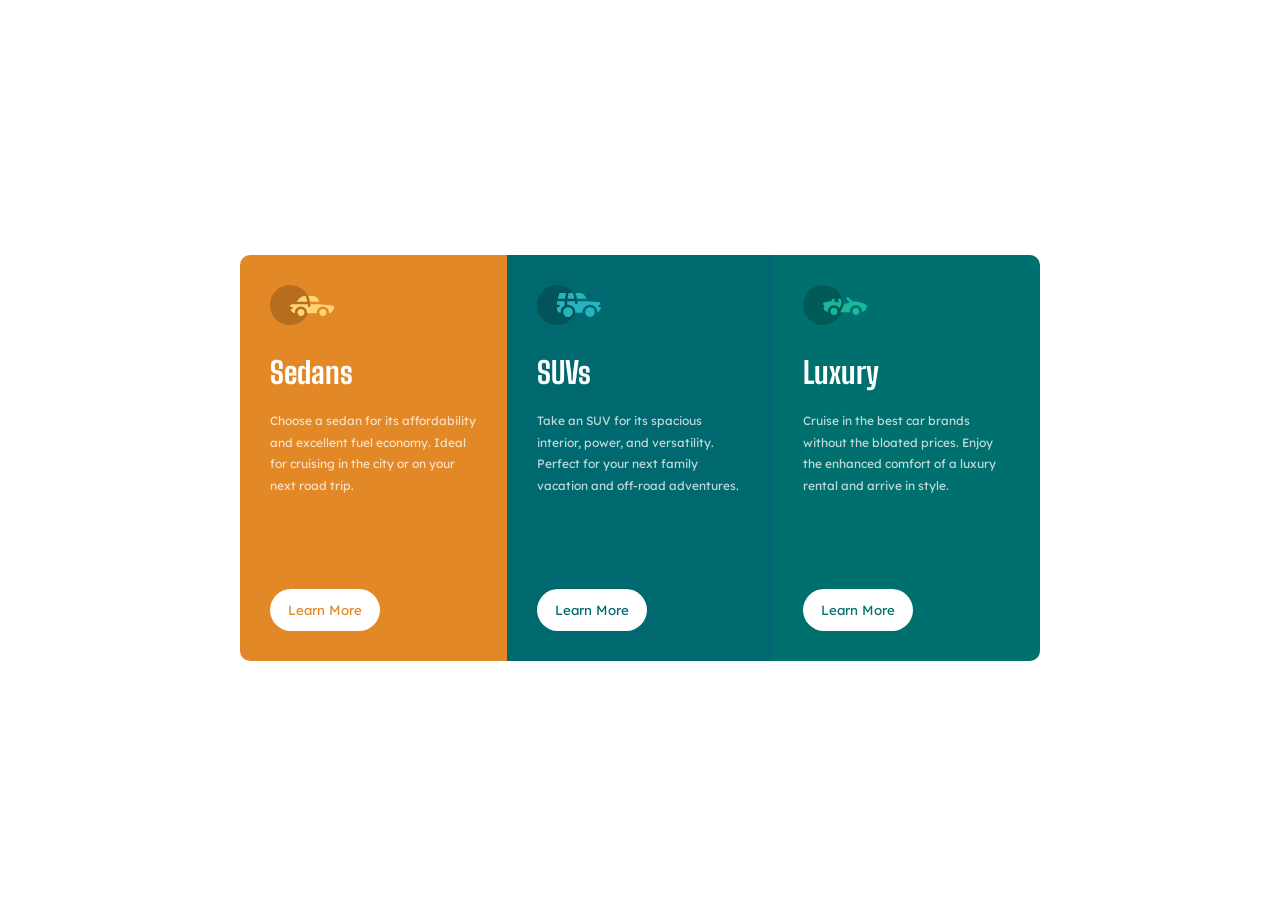
<file: index.html>
<!DOCTYPE html>
<html lang="en">
<head>
  <meta charset="UTF-8">
  <meta name="viewport" content="width=device-width, initial-scale=1.0"> <!-- displays site properly based on user's device -->
<link rel="stylesheet" href="style.css">
  <link rel="icon" type="image/png" sizes="32x32" href="./images/favicon-32x32.png">
  <link rel="preconnect" href="https://fonts.googleapis.com">
<link rel="preconnect" href="https://fonts.gstatic.com" crossorigin>
<link href="https://fonts.googleapis.com/css2?family=Lexend+Deca:wght@100..900&display=swap" rel="stylesheet">
<link rel="preconnect" href="https://fonts.googleapis.com">
<link rel="preconnect" href="https://fonts.gstatic.com" crossorigin>
<link href="https://fonts.googleapis.com/css2?family=Big+Shoulders:opsz,wght@10..72,100..900&display=swap" rel="stylesheet">
  <title>Frontend Mentor | 3-column preview card component</title>

  
</head>
<body>
  
  <!--3-column preview card component-->
  <main>

    <!-- Sedans  -->

<section class="sedans">
  <img src="./images/icon-sedans.svg" alt="sedans icon">
  <h1>Sedans</h1>
  <p>Choose a sedan for its affordability and excellent fuel economy. Ideal for cruising in the city 
    or on your next road trip.</p>
    <button type="button">Learn More</button>
</section>

<!-- SUVs -->
<section class="suvs">
  <img src="./images/icon-suvs.svg" alt="SUVs icon">
  <h1>SUVs</h1>
  <p>Take an SUV for its spacious interior, power, and versatility. Perfect for your next family vacation 
    and off-road adventures.</p>
    <button type="buttom">Learn More</button>
</section>

<!-- Luxury -->
<section class="luxury">
  <img src="./images/icon-luxury.svg" alt="Luxury icon">
  <h1>Luxury</h1>
  <p>Cruise in the best car brands without the bloated prices. Enjoy the enhanced comfort of a luxury 
    rental and arrive in style.</p>
    <button type="button">Learn More</button>
</section>

  </main>

</body>
</html>
</file>
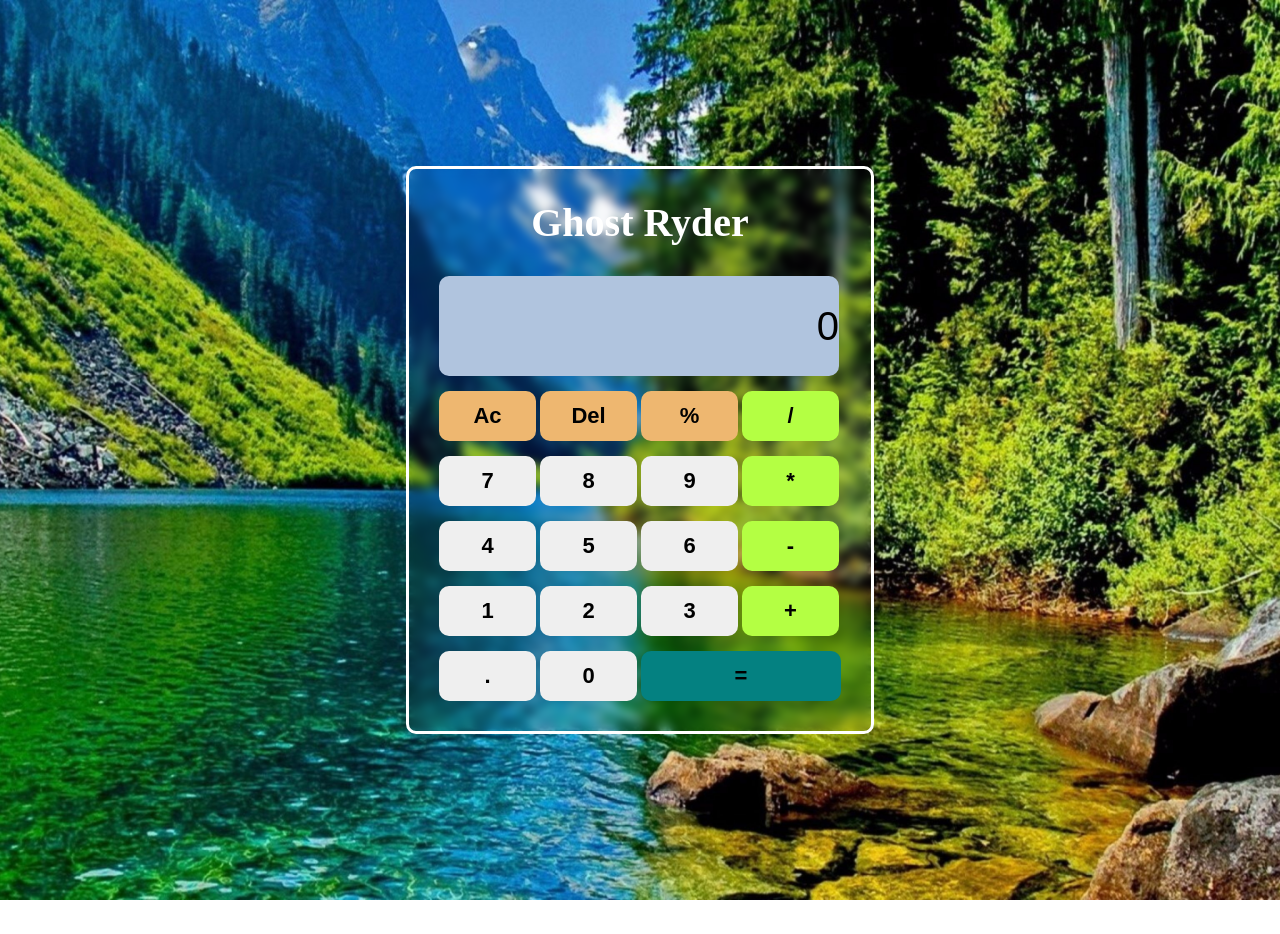
<file: ghost clc/index.html>
<!DOCTYPE html>
<html lang="en">
<head>
    <meta charset="UTF-8">
    <meta name="viewport" content="width=device-width, initial-scale=1.0">
    <title>GR clc</title>
    <link rel="stylesheet" href="style.css">
</head>
<body>
    <div class="con">
        <form action="">
            <h1>ghost ryder</h1>
            <input type="text" placeholder="0" class="screen" readonly>
        
        <div>
        <button id="dd" class="clearbtn" type="button" data-num="ac">ac</button>
        <button id="dd" class="deletelast" type="button" data-num="del">del</button>
        <button id="dd" class="btn" type="button" data-num="%">%</button>
        <button id="up" class="btn" type="button" data-num="/">/</button><br>
        <button class="btn" type="button" data-num="7">7</button>
        <button class="btn" type="button" data-num="8">8</button>
        <button class="btn" type="button" data-num="9">9</button>
        <button id="up" class="btn" type="button" data-num="*">*</button><br>
        <button class="btn" type="button" data-num="4">4</button>
        <button class="btn" type="button" data-num="5">5</button>
        <button class="btn" type="button" data-num="6">6</button>
        <button id="up" class="btn" type="button" data-num="-">-</button><br>
        <button class="btn" type="button" data-num="1">1</button>
        <button class="btn" type="button" data-num="2">2</button>
        <button class="btn" type="button" data-num="3">3</button>
        <button id="up"  class="btn" type="button" data-num="+">+</button> <br>
        <button class="btn" type="button" data-num=".">.</button>
        <button class="btn" type="button" data-num="0">0</button>
        <button  class="equalbtn" type="button" data-num="=">=</button>
        </div>
        </form>
      </div>  
<footer>made by badewa razaq</footer>
    <script src="main.js"></script> 
</body>
</html>
</file>
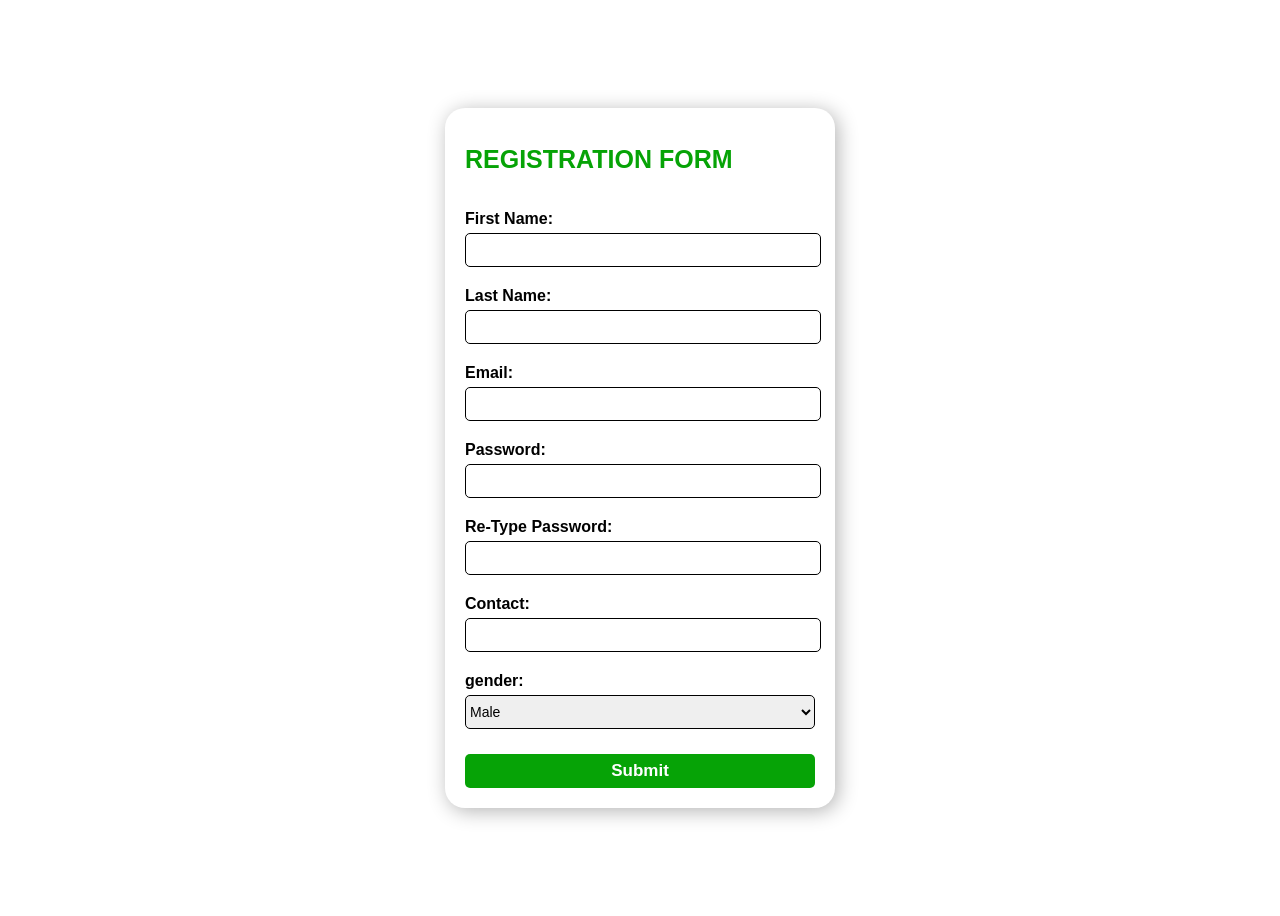
<file: New folder/index.html>
<!DOCTYPE html>
<html lang="en">
<head>
    <meta charset="UTF-8">
    <meta name="viewport" content="width=device-width, initial-scale=1.0">
    <title>Register form</title>
    <link rel="stylesheet" href="style.css">
</head>
<body>

    <!--the container-->
   <div  class="container">

<!--the form-->

    <form action="#" method="get">
<!--h1-->
<h1>registration form</h1>

<!--input group-->
<div class="input-group">

    <!--input child-->
<div class="input-child">
    <label for="fname">first name:</label><br>
    <input type="text" name="fame" id="fname" required>
</div>
<div class="input-child">
    <label for="lname">last name:</label><br>
    <input type="text" name="lame" id="lname" required>
</div>
<div class="input-child">
    <label for="email">email:</label> <br>
    <input type="email" name="email" id="email" required>
</div>
<div class="input-child">
    <label for="password">password:</label> <br>
    <input type="password" name="password" id="password" required>
</div>
<div class="input-child">
    <label for="rtp">re-type password:</label>  <br>
    <input type="password" name="rtp" id="rtp" required>
</div>
<div class="input-child">
    <label for="contact">contact:</label><br>
    <input type="tel" name="contact" id="contact" required>
</div>

</div>
<!--gender-->
<div class="gender">
<span>gender:</span> <br>
<select name="gender" id="gender" required>
    <option value="gender">male</option>
    <option value="gender">female</option>
    <option value="gender">transgender</option>
    <option value="gender">custom</option>
    <option value="gender">rather not say</option>

</select>
</div>
<!--button-->
<button type="submit">submit</button>
    </form>
   </div> 
</body>
</html>
</file>
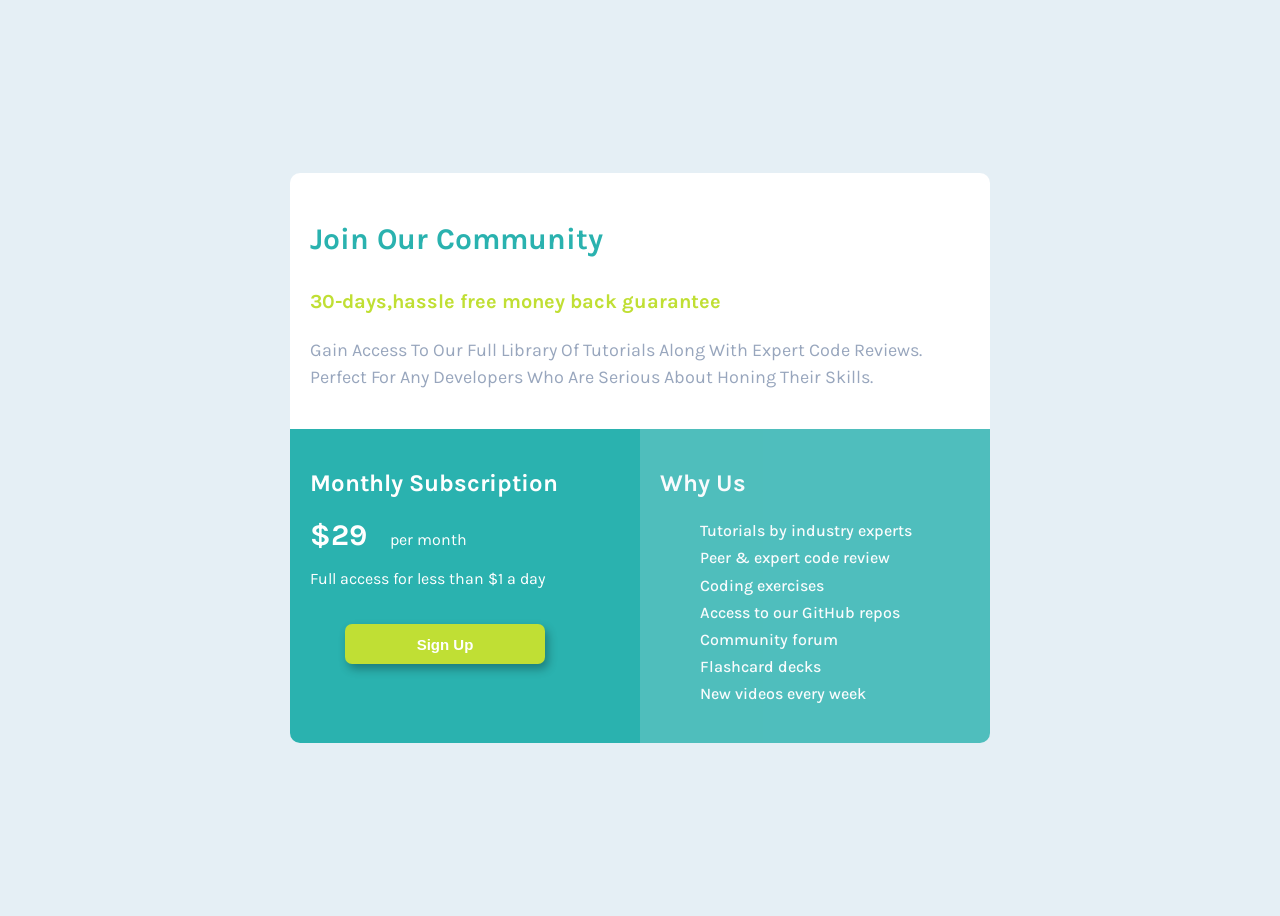
<file: single-price-grid-component-master/index.html>
<!DOCTYPE html>
<html lang="en">
<head>
  <meta charset="UTF-8">
  <meta name="viewport" content="width=device-width, initial-scale=1.0"> <!-- displays site properly based on user's device -->
<link rel="preconnect" href="https://fonts.googleapis.com">
<link rel="preconnect" href="https://fonts.gstatic.com" crossorigin>
<link href="https://fonts.googleapis.com/css2?family=Karla:ital,wght@0,200..800;1,200..800&display=swap" rel="stylesheet">

  <link rel="icon" type="image/png" sizes="32x32" href="./images/favicon-32x32.png">
  
  <title>Frontend Mentor | Single Price Grid Component</title>
<link rel="stylesheet" href="style.css">
 
</head>
<body>
<main>
  <!--container-->
 <article class="card">

  <!--community-->
  <section class="card--intro">
<h2>join our community</h2>
<h3>30-days,hassle free money back guarantee</h3>
<p> Gain access to our full library of tutorials along with expert code reviews. 
  Perfect for any developers who are serious about honing their skills.</p>
 
</section>

  <!--second container-->
<div class="split" >


  <!--subscrition-->
<section class="card--plan">
  <h2>Monthly Subscription</h2>
  
    <p> <span>&dollar;29 </span>per month</p>
    <p>Full access for less than &dollar;1 a day</p>
  <button type="button">Sign Up</button>
</section>

<!--why us-->
<section class="card--why">
  <h2> Why Us</h2>
        <ul class="benefits">
        <li>Tutorials by industry experts</li>
        <li>Peer &amp; expert code review</li>
        <li>Coding exercises</li>
        <li>Access to our GitHub repos</li>
        <li>Community forum</li>
        <li>Flashcard decks</li>
        <li>New videos every week</li>
      </ul>

</section>

</div>




</article>
 </main>






  

  
  

 

  

 

  

  

 

  
  
      
</body>
</html>
</file>
<file: style.css>
body{
    display: flex;
    justify-content: center;
    background-color: hsl(0, 0%, 100%);
    min-height: 100vh;
  align-items: center;

}
main{
   display: grid;
    grid-template-columns: repeat(3, 1fr);
 width: 800px;
    
   
   
}
.sedans {
    background-color: hsl(31, 77%, 52%);
    color: hsl(0, 0%, 100%);
    padding: 30px;
   border-top-left-radius: 10px;
   border-bottom-left-radius: 10px;
    
}
.suvs {
    background-color: hsl(184, 100%, 22%);
    color: hsl(0, 0%, 100%);
    padding: 30px;
   
    
}
.luxury {
    background-color: hsl(179, 100%, 22%);
    color: hsl(0, 0%, 100%);
    padding: 30px;
    border-top-right-radius: 10px;
    border-bottom-right-radius: 10px;
    
} 
.sedans button, .suvs button, .luxury button{
    background-color: hsl(0, 0%, 100%);
   
    border: 3px solid transparent;
    padding: 10px;
    margin-top: 80px;
    border-radius: 30px;
    width: 110px;
    font-family: lexend deca, sans-serif;
 
   text-align: center;
}
.sedans button{
    color: hsl(31, 77%, 52%);
}
.suvs button{
color: hsl(184, 100%, 22%);
}
.luxury button{
    color:hsl(179, 100%, 22%); ;
}
.sedans button:hover, .suvs button:hover, .luxury button:hover{
    background-color:transparent;
    color: white;
    border: 3px solid white;
   
    cursor: pointer;
  
   
    

}

 .sedans h1, .suvs h1, .luxury h1{
    font-family: 'Big Shoulders', sans-serif;
    font-size: 30px;
    margin-bottom: 20px;
}
.sedans p, .suvs p, .luxury p{
    font-family: 'Lexend Deca', sans-serif;
    font-size: 12px;
    line-height: 1.5;
    color: hsla(0, 0%, 100%, 0.75);
    line-height: 1.8;
}




/*responsive design */
@media screen and (max-width: 440px) {


    main {
        display: flex;
        flex-direction: column;
        width: 300px;
        margin-top: 20px;
        margin-bottom: 30px;
        height: 100vh;
        align-items: center;
    }
    .sedans, .suvs, .luxury {
        width: 100%;
        border-radius: 0;
    }
    .sedans {
        border-top-left-radius: 10px;
        border-top-right-radius: 10px;
    }
    .luxury {
        border-bottom-left-radius: 10px;
        border-bottom-right-radius: 10px;
       
    }
    .sedans p, .suvs p, .luxury p {
        font-size: 14px;
        margin-top: 20px;
    }
}













/* Responsive Design */
@media screen and (max-width: 375px) { 






    main {
        display: flex;
        flex-direction: column;
        align-items: center;
       max-width: 275px;
        margin-top: 20px;
        margin-bottom: 30px;
        height: 100vh;
    }
    .sedans, .suvs, .luxury {
        width: 100%;
        border-radius: 0;
    }
    .sedans {
        border-top-left-radius: 10px;
        border-top-right-radius: 10px;
    }
    .luxury {
        border-bottom-left-radius: 10px;
        border-bottom-right-radius: 10px;
       
    }
    .sedans p, .suvs p, .luxury p {
        font-size: 14px;
        margin-top: 20px;
    }
}
</file>
<file: ghost clc/style.css>
*{
    padding: 0;
    margin: 0;
     box-sizing: border-box;
}
body{
    background-image: url(forest.jpg);
    background-repeat: no-repeat;
    background-position: center;
    background-size: cover;
    background-attachment: fixed;

}
.con{
  display: flex;
  flex-direction: column;
  justify-content: center;
  align-items: center;
  min-height: 100vh;
  
}
form{
  border: 3px solid white;
  padding: 30px;
  border-radius: 10px;
  backdrop-filter: blur(5px);
}
input{
  width: 400px;
  height: 100px;
  border-radius: 10px;
  outline: none;
  border: none;
  font-size: 40px;
  text-align: right;
  background-color: lightsteelblue;
}
input::placeholder{
  font-size:40px;
  color: black;
  text-align: right;
  
}
button{
  width: 97px;
  height: 50px;
  margin-top: 15px;
  border-radius: 10px;
  outline: none;
  border: none;
  font-size: 22px;
font-weight: 600;
text-transform: capitalize;
}
#up{
  background-color: rgb(180, 255, 67);
}
#up:hover{
background-color: rgb(112, 180, 10);
}

#dd{
  background-color:  rgb(238, 183, 112);
}
#dd:hover{
  background-color: rgb(211, 133, 31);
}
.btn:hover{
  background-color: lightsteelblue;
}
.equalbtn{
  width: 200px;
  background-color: rgb(4, 129, 129);
}
h1{
  text-align: center;
  text-transform: capitalize;
  padding-bottom: 30px;
  color: white;
  font-size: 40px;
}
footer{
  text-align: center;
  font-size: 30px;
 text-transform: capitalize;
 color: white;

}


/*


media query 


*/


@media screen and (max-width: 375px) {
 body {
    background-image: url(forest.jpg);
    background-repeat: no-repeat;
    background-position: center;
    background-size: cover;
    background-attachment: fixed;
    backdrop-filter: blur(10px);
 }
 .con{
  display: flex;
  flex-direction: column;
  justify-content: center;
  align-items: center;
  min-height: 100vh;
  
  
}
form{
  max-width: 340px;
  padding: 10px;
  border: none;
  display: flex;
  justify-content: center;
  flex-direction: column;
  align-items: center;
  backdrop-filter: blur();
  margin-top: 27px;
  
  
}
input{
  width: 330px;
  height: 100px;
  border-radius: 10px;
  outline: none;
  border: none;
  font-size: 40px;
  text-align: right;
  background-color: lightsteelblue;
  padding-right: 10px;
}
input::placeholder{
  font-size:40px;
  color: black;
  text-align: right;
  
}
button{
  width: 77px;
  height: 50px;
  margin-top: 15px;
  border-radius: 10px;
  outline: none;
  border: none;
  font-size: 22px;
font-weight: 600;
text-transform: capitalize;
}
#up{
  background-color: rgb(180, 255, 67);
}
#up:hover{
background-color: rgb(112, 180, 10);
}

#dd{
  background-color:  rgb(238, 183, 112);
}
#dd:hover{
  background-color: rgb(211, 133, 31);
}
.btn:hover{
  background-color: lightsteelblue;
}
.equalbtn{
  width: 155px;
  background-color: rgb(4, 129, 129);
}
h1{
  text-align: center;
  text-transform: capitalize;
  padding-bottom: 30px;
  color: white;
  font-size: 40px;
}
 }





 @media screen and (max-width:440px){
 body {
    background-image: url(forest.jpg);
    background-repeat: no-repeat;
    background-position: center;
    background-size: cover;
    background-attachment: fixed;
    backdrop-filter: blur(10px);
 }
 .con{
  display: flex;
  flex-direction: column;
  justify-content: center;
  align-items: center;
  min-height: 100vh;
  
  
}
footer{
  text-align: center;
  font-size: 30px;
 text-transform: capitalize;
 color: white;

}
form{
  max-width: 360px;
  padding: 10px;
  border: none;
  display: flex;
  justify-content: center;
  flex-direction: column;
  align-items: center;
  backdrop-filter: blur();
  margin-top: 27px;
  
  
}
input{
  width: 330px;
  height: 100px;
  margin-bottom: 15px;
  border-radius: 10px;
  outline: none;
  border: none;
  font-size: 40px;
  text-align: right;
  background-color: lightsteelblue;
  padding-right: 10px;
}
input::placeholder{
  font-size:40px;
  color: black;
  text-align: right;
  
}
button{
  width: 72px;
  height: 50px;
  gap: 20px;
  margin: 5px;
  border-radius: 10px;
  outline: none;
  border: none;
  font-size: 22px;
font-weight: 600;
text-transform: capitalize;
}
#up{
  background-color: rgb(180, 255, 67);
}
#up:hover{
background-color: rgb(112, 180, 10);
}

#dd{
  background-color:  rgb(238, 183, 112);
}
#dd:hover{
  background-color: rgb(211, 133, 31);
}
.btn:hover{
  background-color: lightsteelblue;
}
.equalbtn{
  width: 155px;
  background-color: rgb(4, 129, 129);
}
h1{
  text-align: center;
  text-transform: capitalize;
  padding-bottom: 30px;
  color: white;
  font-size: 40px;
}


 }
</file>
<file: New folder/style.css>
body{
    background-color:white;
    display: flex;
    justify-content: center;
    align-items: center;
    min-height: 100vh;
    font-family: Arial, Helvetica, sans-serif;
}
form{
    background-color:white;
    width: 350px;
    border-radius: 20px;
    padding: 20px;
    display: flex;
    flex-direction: column;
    gap: 20px;
    box-shadow: 3px 3px 20px rgb(0, 0, 0,0.3);
}
h1{
    text-transform: uppercase;
    font-size: 25px;
    font-weight: 700;
    color: rgb(6, 163, 6);
}
.input-group{
    display: flex;
    flex-direction: column;
    gap: 20px;
    text-transform: capitalize;
    font-weight: 550;
}
.input-group .input-child input{
    width: 100%;
    height: 30px;
    border-radius: 5px;
    outline: none;
    border: 1px solid;
    margin-top: 5px;
    font-weight: 550;
}
.gender span{
    font-weight: 550;
}
.gender select{
    width: 100%; 
    height: 34px; 
    border-radius: 5px;
    outline: none;
    border: 1px solid;
    margin-top: 5px;   
    font-size: 14px;
    font-weight: 500;
    text-transform: capitalize;               
}
button{
    width: 100%; 
    height: 34px; 
    border-radius: 5px;
    outline: none;
    border: none;
    margin-top: 5px;   
    font-size: 17px;
    font-weight: 550;
    text-transform: capitalize; 
    background-color:  rgb(6, 163, 6);    
    color: white;
}





@media screen and (max-width:375px){
form{
  background-color: transparent; 
  box-shadow: none; 
}

}




@media screen and (max-width:440px){
form{
  background-color: transparent; 
  box-shadow: none; 
}

}
</file>
<file: single-price-grid-component-master/style.css>
body{
    display: flex;
    justify-content: center;
    align-items: center;
    min-height: 100vh;
background-color: hsl(204, 43%, 93%);
font-family: 'karla',sans-serif;
}
.card{
    display: flex;
    flex-direction: column;
    width: 700px;
    border-radius: 10px;
    overflow: hidden;

}
.split{
    display: grid;
  grid-template-columns: 1fr 1fr;
}
 .card--intro, .card--why, .card--plan{
  padding: 20px; 
}
.card--intro{
    background-color: white;
}
.card--intro h2{
    text-transform: capitalize;
    color:  hsl(179, 62%, 43%);
    font-size: 30px;
}
.card--intro h3{
    text-transform: lowercase;
    color:  hsl(71, 73%, 54%);
    font-size: 20px;
}
.card--intro {
    font-size: 18px;
    text-transform: capitalize;
    line-height: 1.5;
    color: hsl(218, 22%, 67%);

}
.card--plan{
    background-color: hsl(179, 62%, 43%);
}
.card--plan h2{
    color: white;
}
.card--plan span{
    font-weight: 700;
    font-size: 30px;
    color: white;
    margin-right: 15px;
}
.card--plan p{
    color: white;
}
button{
    width: 200px;
    height: 40px;
    text-align: center;
    background-color:hsl(71, 73%, 54%) ;
    border: none;
    border-radius: 7px;
    margin-left: 35px;
    font-weight: 550;
    font-size: 15px;
    color: white;
    margin-top: 20px;
    box-shadow: 3px 5px 10px  rgb(0,0,0,0.3);
}
.card--why{
    background-color: hsl(179, 62%, 43%);
    opacity: 0.8;
}
.card--why h2{
    color: white;

}
.card--why ul li{
    color: white;
    line-height: 1.7;
font-weight: 500;
list-style: none;
}



/*

media for 375px



*/
@media screen and (max-width:440px){
.card{
    display: flex;
    flex-direction: column;
    width: 350px;
    border-radius: 10px;
    overflow: hidden;
    margin-top: 20px;
    margin-bottom: 20px;
}
.split{
    display: flex;
    flex-direction: column;
}
}
</file>
